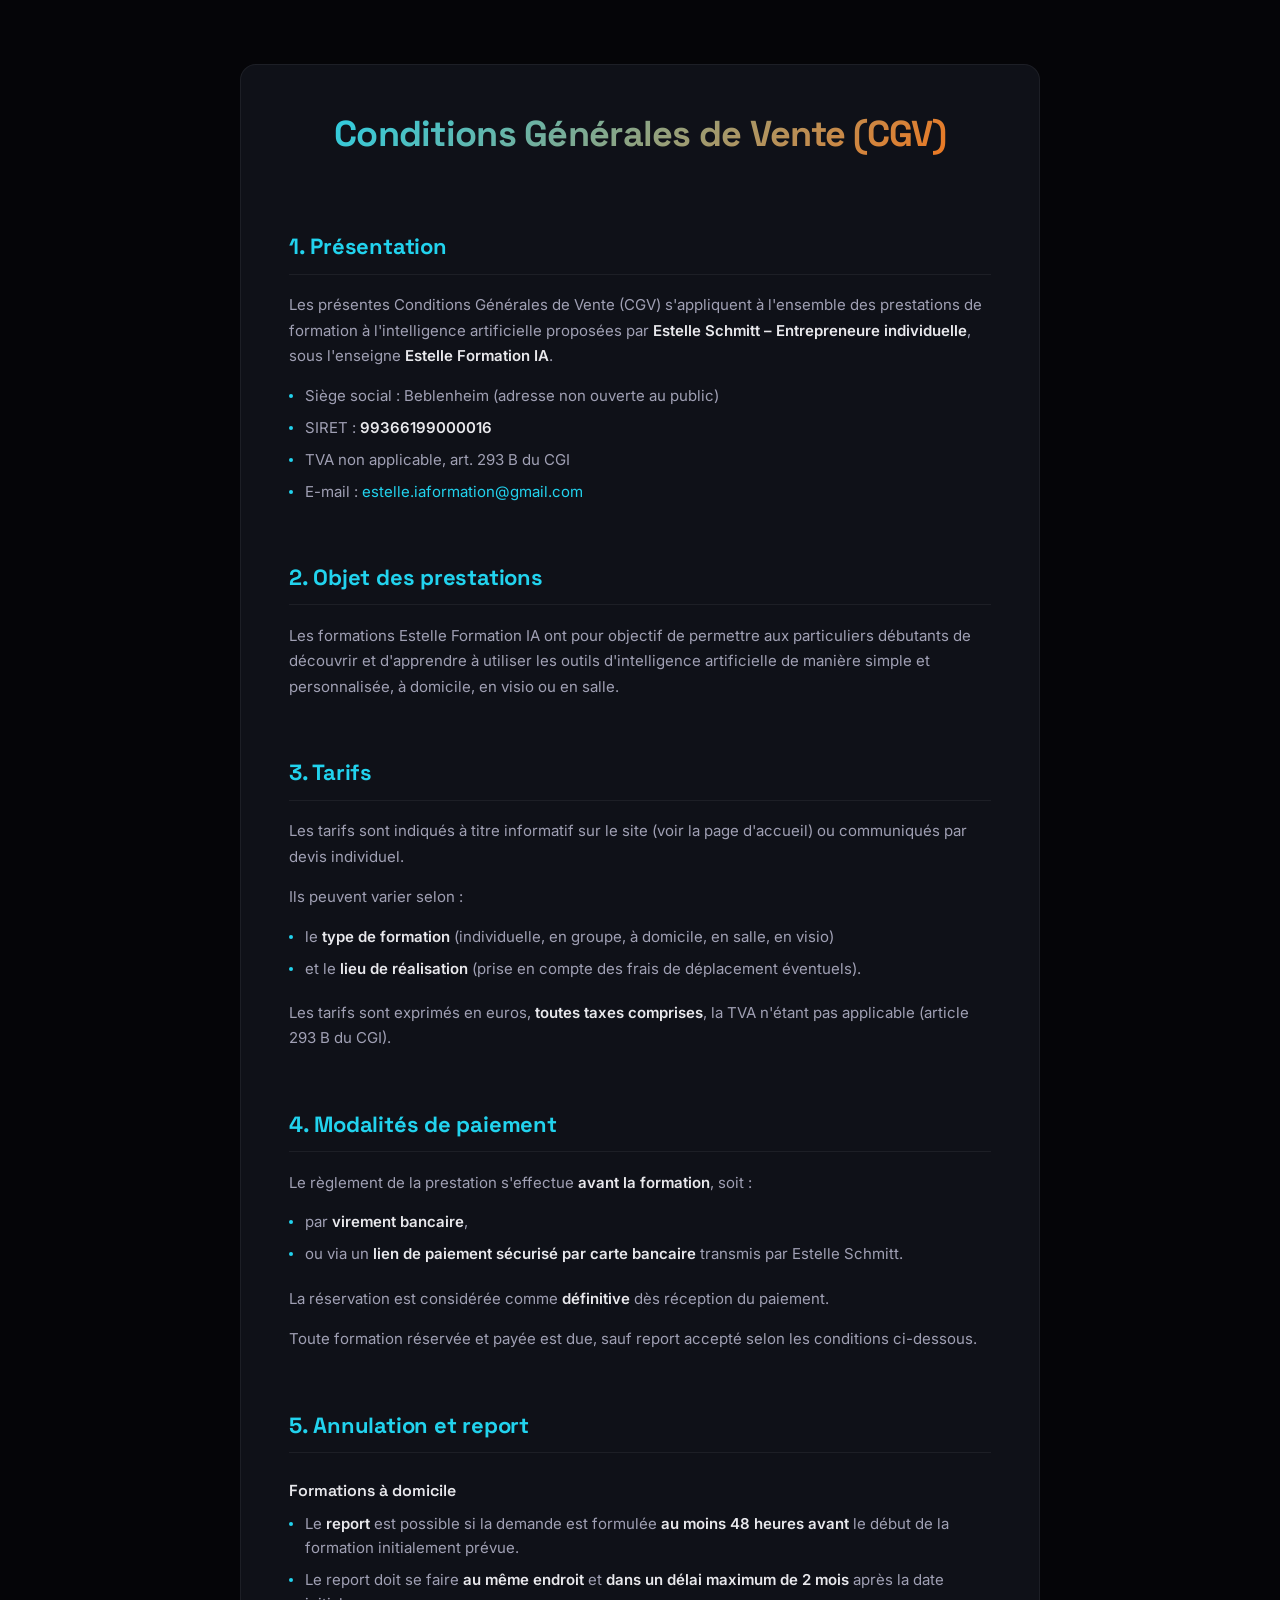
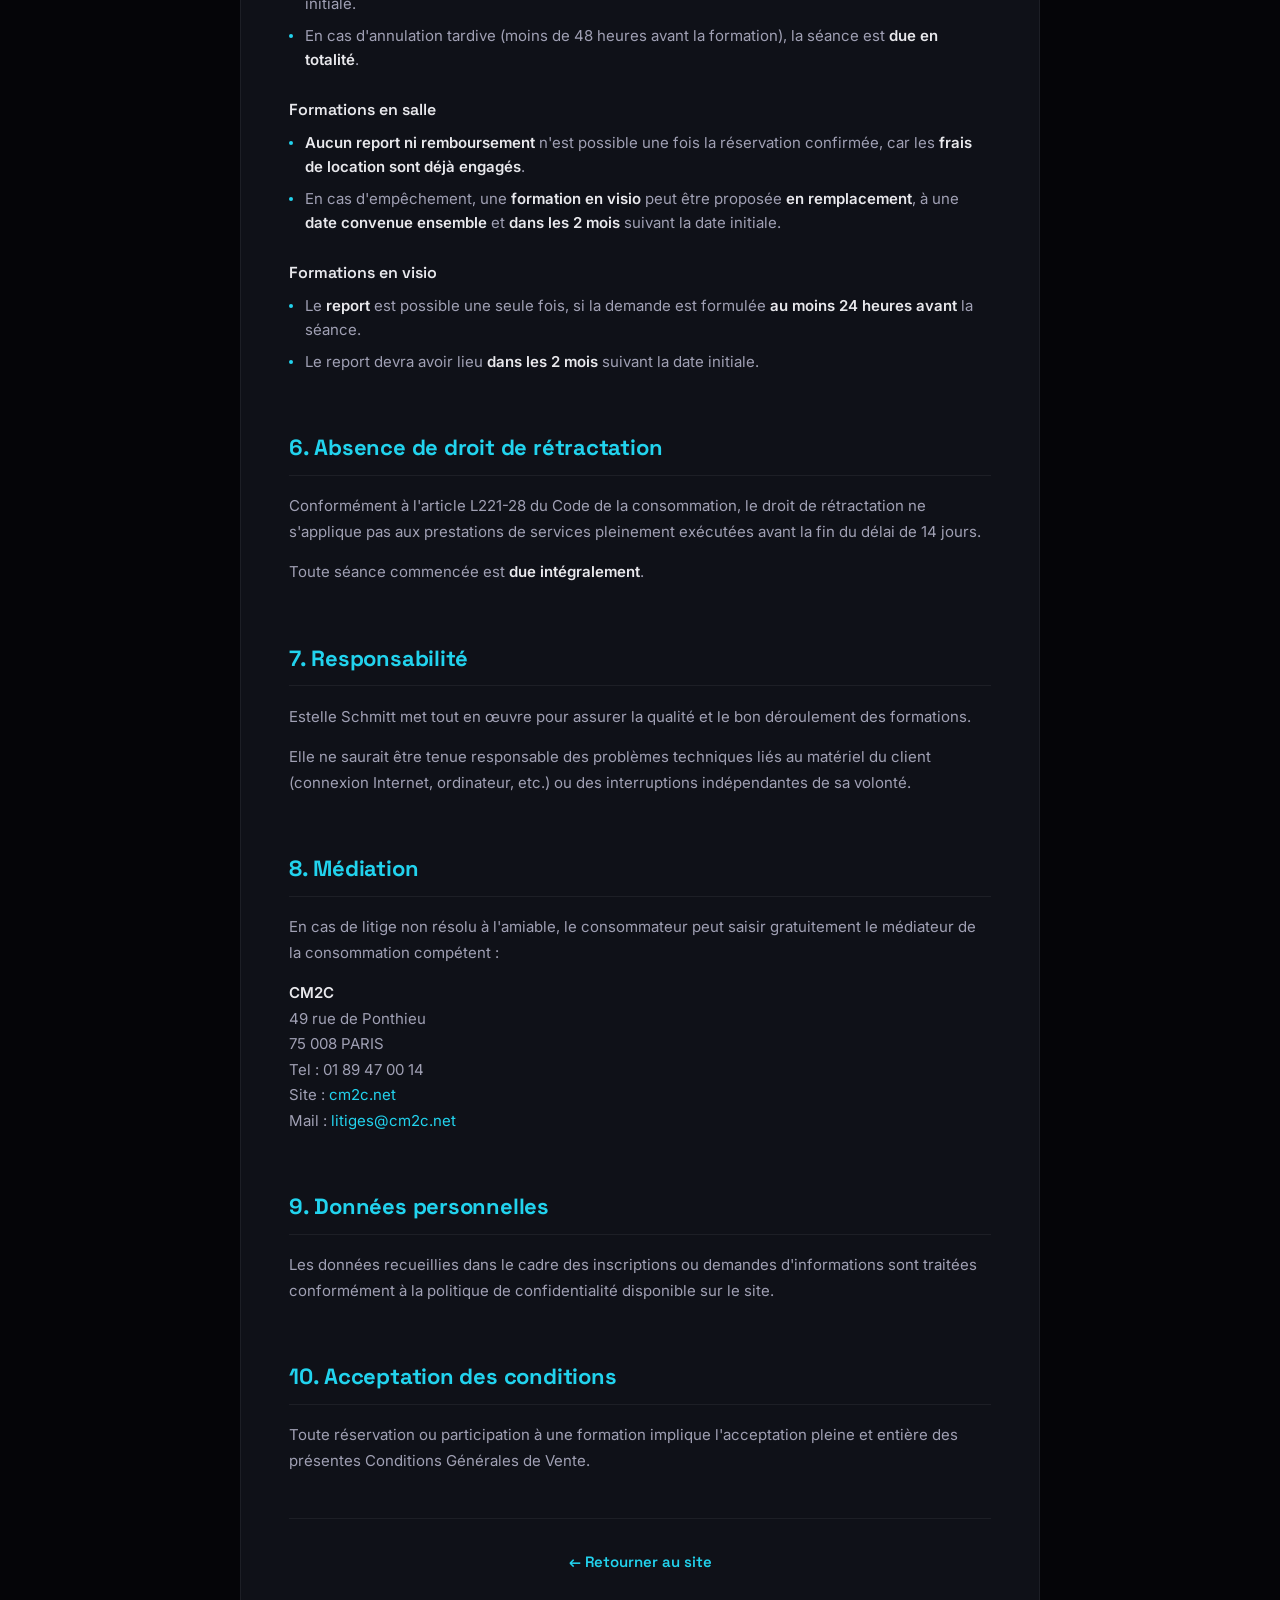
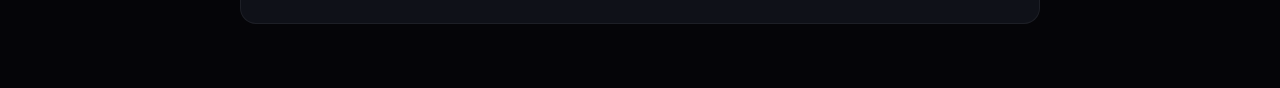
<file: cgv.html>
<!DOCTYPE html>
<html lang="fr">
<head>
  <meta charset="UTF-8">
  <meta name="viewport" content="width=device-width, initial-scale=1.0">
  <title>Conditions Générales de Vente – Estelle Formation IA</title>
  <meta name="robots" content="noindex, nofollow">
  <link rel="icon" href="télécharger.webp" type="image/webp">
  <link rel="preconnect" href="https://fonts.googleapis.com">
  <link rel="preconnect" href="https://fonts.gstatic.com" crossorigin>
  <link href="https://fonts.googleapis.com/css2?family=Space+Grotesk:wght@400;500;600;700&family=Inter:wght@300;400;500;600&display=swap" rel="stylesheet">
  <style>
    :root {
      --bg: #050508;
      --surface: #0f1118;
      --border: rgba(255,255,255,0.06);
      --text: #e8e8ec;
      --text-2: #a0a0b4;
      --text-3: #6a6a80;
      --accent: #22d3ee;
      --accent-2: #f97316;
      --gradient: linear-gradient(135deg, var(--accent), var(--accent-2));
      --radius: 16px;
    }
    *, *::before, *::after { box-sizing: border-box; margin: 0; padding: 0; }
    html { scroll-behavior: smooth; -webkit-font-smoothing: antialiased; }
    body {
      background: var(--bg);
      color: var(--text);
      font-family: 'Inter', system-ui, sans-serif;
      line-height: 1.7;
      padding: 24px;
      min-height: 100vh;
    }
    main {
      max-width: 800px;
      margin: 40px auto;
      padding: clamp(28px, 5vw, 48px);
      background: var(--surface);
      border-radius: var(--radius);
      border: 1px solid var(--border);
    }
    h1 {
      font-family: 'Space Grotesk', sans-serif;
      font-weight: 700;
      font-size: clamp(26px, 4vw, 36px);
      letter-spacing: -0.02em;
      line-height: 1.2;
      text-align: center;
      margin-bottom: 2em;
      background: var(--gradient);
      -webkit-background-clip: text;
      -webkit-text-fill-color: transparent;
      background-clip: text;
    }
    h3 {
      font-family: 'Space Grotesk', sans-serif;
      font-weight: 700;
      font-size: clamp(18px, 2.5vw, 22px);
      color: var(--accent);
      margin-top: 2.5em;
      margin-bottom: 0.8em;
      padding-bottom: 8px;
      border-bottom: 1px solid var(--border);
      letter-spacing: -0.01em;
    }
    p {
      font-size: 15px;
      color: var(--text-2);
      margin-bottom: 1em;
      line-height: 1.7;
    }
    strong { color: var(--text); font-weight: 600; }
    ul {
      list-style: none;
      padding-left: 0;
      margin-bottom: 1.2rem;
    }
    ul li {
      font-size: 15px;
      color: var(--text-2);
      margin-bottom: 0.5rem;
      line-height: 1.6;
      padding-left: 16px;
      position: relative;
    }
    ul li::before {
      content: '';
      width: 4px;
      height: 4px;
      background: var(--accent);
      border-radius: 50%;
      position: absolute;
      left: 0;
      top: 10px;
    }
    a {
      color: var(--accent);
      text-decoration: none;
      transition: color 0.3s;
    }
    a:hover { color: var(--accent-2); }
    .back-link {
      display: block;
      text-align: center;
      margin-top: 3em;
      padding-top: 2em;
      border-top: 1px solid var(--border);
      font-family: 'Space Grotesk', sans-serif;
      font-weight: 600;
      font-size: 15px;
    }
    .sub-heading {
      font-family: 'Space Grotesk', sans-serif;
      font-weight: 600;
      font-size: 16px;
      color: var(--text);
      margin-top: 1.5em;
      margin-bottom: 0.5em;
    }
  </style>
</head>
<body>

<main>
  <h1>Conditions Générales de Vente (CGV)</h1>

  <h3>1. Présentation</h3>
  <p>Les présentes Conditions Générales de Vente (CGV) s'appliquent à l'ensemble des prestations de formation à l'intelligence artificielle proposées par <strong>Estelle Schmitt – Entrepreneure individuelle</strong>, sous l'enseigne <strong>Estelle Formation IA</strong>.</p>
  <ul>
    <li>Siège social : Beblenheim (adresse non ouverte au public)</li>
    <li>SIRET : <strong>99366199000016</strong></li>
    <li>TVA non applicable, art. 293 B du CGI</li>
    <li>E-mail : <a href="mailto:estelle.iaformation@gmail.com">estelle.iaformation@gmail.com</a></li>
  </ul>

  <h3>2. Objet des prestations</h3>
  <p>Les formations Estelle Formation IA ont pour objectif de permettre aux particuliers débutants de découvrir et d'apprendre à utiliser les outils d'intelligence artificielle de manière simple et personnalisée, à domicile, en visio ou en salle.</p>

  <h3>3. Tarifs</h3>
  <p>Les tarifs sont indiqués à titre informatif sur le site (voir la page d'accueil) ou communiqués par devis individuel.</p>
  <p>Ils peuvent varier selon :</p>
  <ul>
    <li>le <strong>type de formation</strong> (individuelle, en groupe, à domicile, en salle, en visio)</li>
    <li>et le <strong>lieu de réalisation</strong> (prise en compte des frais de déplacement éventuels).</li>
  </ul>
  <p>Les tarifs sont exprimés en euros, <strong>toutes taxes comprises</strong>, la TVA n'étant pas applicable (article 293 B du CGI).</p>

  <h3>4. Modalités de paiement</h3>
  <p>Le règlement de la prestation s'effectue <strong>avant la formation</strong>, soit :</p>
  <ul>
    <li>par <strong>virement bancaire</strong>,</li>
    <li>ou via un <strong>lien de paiement sécurisé par carte bancaire</strong> transmis par Estelle Schmitt.</li>
  </ul>
  <p>La réservation est considérée comme <strong>définitive</strong> dès réception du paiement.</p>
  <p>Toute formation réservée et payée est due, sauf report accepté selon les conditions ci-dessous.</p>

  <h3>5. Annulation et report</h3>

  <p class="sub-heading">Formations à domicile</p>
  <ul>
    <li>Le <strong>report</strong> est possible si la demande est formulée <strong>au moins 48 heures avant</strong> le début de la formation initialement prévue.</li>
    <li>Le report doit se faire <strong>au même endroit</strong> et <strong>dans un délai maximum de 2 mois</strong> après la date initiale.</li>
    <li>En cas d'annulation tardive (moins de 48 heures avant la formation), la séance est <strong>due en totalité</strong>.</li>
  </ul>

  <p class="sub-heading">Formations en salle</p>
  <ul>
    <li><strong>Aucun report ni remboursement</strong> n'est possible une fois la réservation confirmée, car les <strong>frais de location sont déjà engagés</strong>.</li>
    <li>En cas d'empêchement, une <strong>formation en visio</strong> peut être proposée <strong>en remplacement</strong>, à une <strong>date convenue ensemble</strong> et <strong>dans les 2 mois</strong> suivant la date initiale.</li>
  </ul>

  <p class="sub-heading">Formations en visio</p>
  <ul>
    <li>Le <strong>report</strong> est possible une seule fois, si la demande est formulée <strong>au moins 24 heures avant</strong> la séance.</li>
    <li>Le report devra avoir lieu <strong>dans les 2 mois</strong> suivant la date initiale.</li>
  </ul>

  <h3>6. Absence de droit de rétractation</h3>
  <p>Conformément à l'article L221-28 du Code de la consommation, le droit de rétractation ne s'applique pas aux prestations de services pleinement exécutées avant la fin du délai de 14 jours.</p>
  <p>Toute séance commencée est <strong>due intégralement</strong>.</p>

  <h3>7. Responsabilité</h3>
  <p>Estelle Schmitt met tout en œuvre pour assurer la qualité et le bon déroulement des formations.</p>
  <p>Elle ne saurait être tenue responsable des problèmes techniques liés au matériel du client (connexion Internet, ordinateur, etc.) ou des interruptions indépendantes de sa volonté.</p>

  <h3>8. Médiation</h3>
  <p>En cas de litige non résolu à l'amiable, le consommateur peut saisir gratuitement le médiateur de la consommation compétent :</p>
  <p><strong>CM2C</strong><br>49 rue de Ponthieu<br>75 008 PARIS<br>Tel : 01 89 47 00 14<br>Site : <a href="https://www.cm2c.net/declarer-un-litige.php" target="_blank" rel="noopener">cm2c.net</a><br>Mail : <a href="mailto:litiges@cm2c.net">litiges@cm2c.net</a></p>

  <h3>9. Données personnelles</h3>
  <p>Les données recueillies dans le cadre des inscriptions ou demandes d'informations sont traitées conformément à la politique de confidentialité disponible sur le site.</p>

  <h3>10. Acceptation des conditions</h3>
  <p>Toute réservation ou participation à une formation implique l'acceptation pleine et entière des présentes Conditions Générales de Vente.</p>

  <a href="index.html" class="back-link">&larr; Retourner au site</a>
</main>

</body>
</html>
</file>
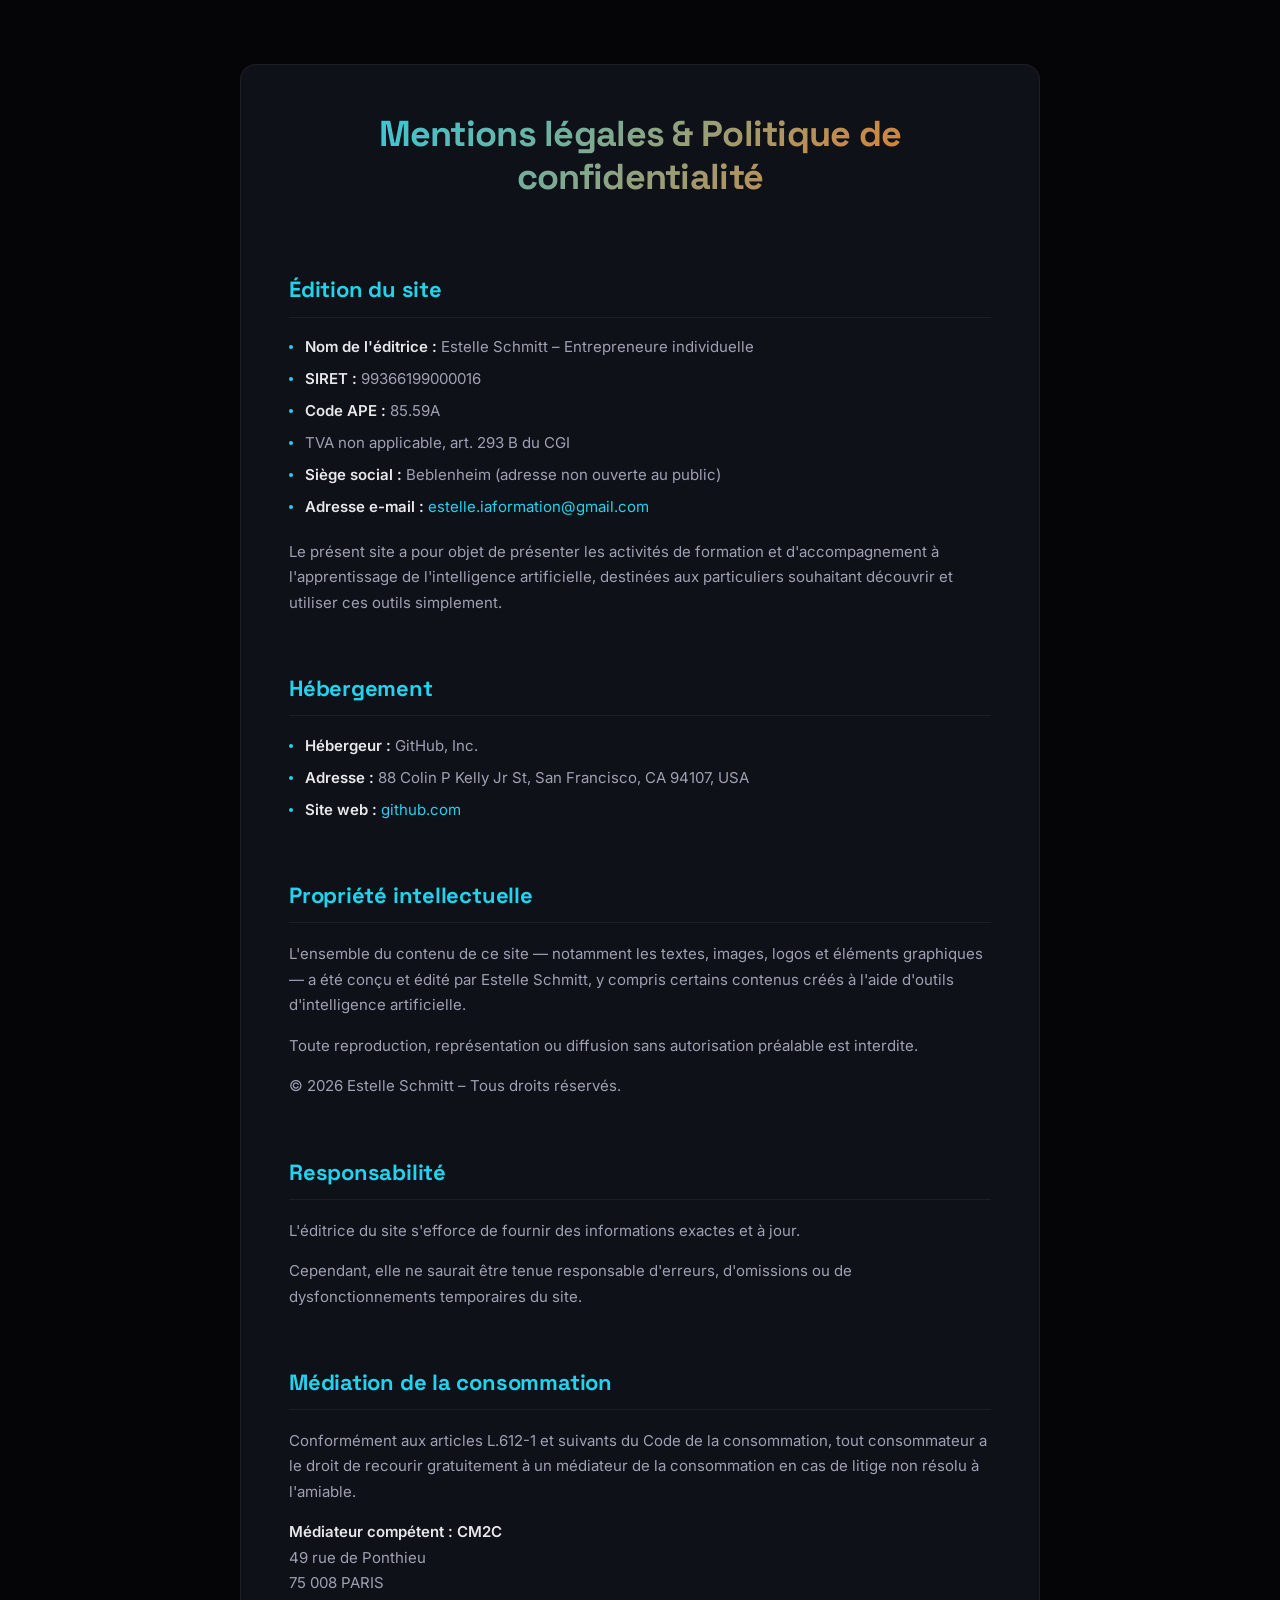
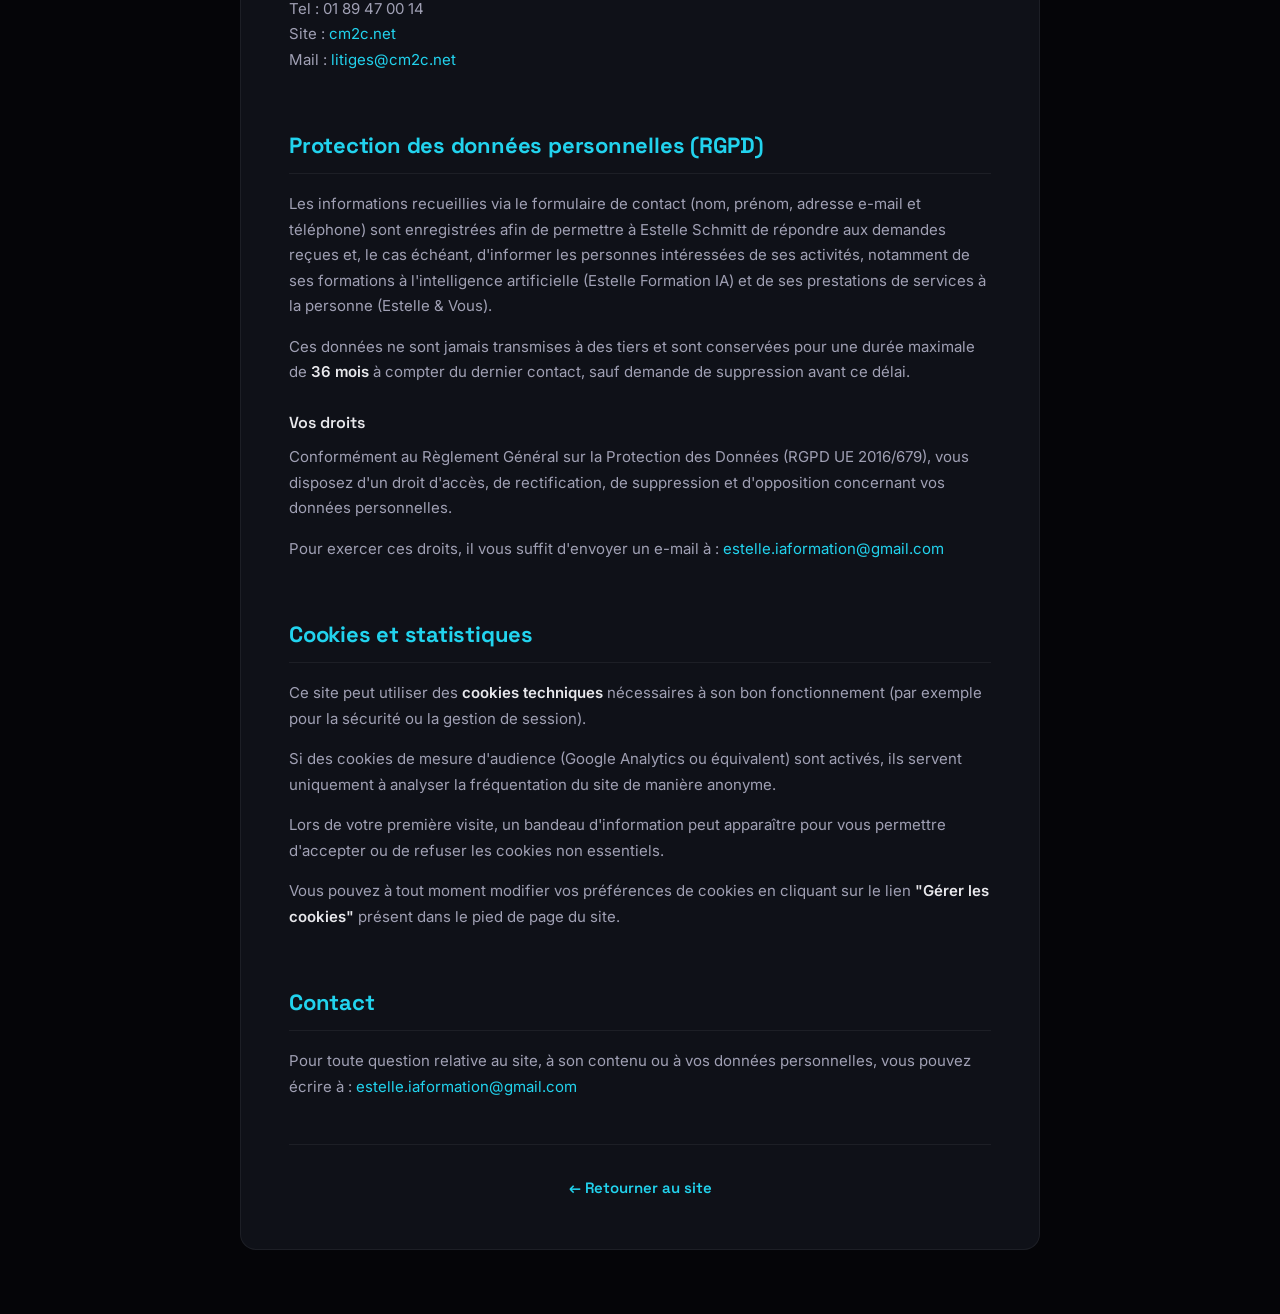
<file: mentions-legales.html>
<!DOCTYPE html>
<html lang="fr">
<head>
  <meta charset="UTF-8">
  <meta name="viewport" content="width=device-width, initial-scale=1.0">
  <title>Mentions légales & Politique de confidentialité – Estelle Formation IA</title>
  <meta name="robots" content="noindex, nofollow">
  <link rel="icon" href="télécharger.webp" type="image/webp">
  <link rel="preconnect" href="https://fonts.googleapis.com">
  <link rel="preconnect" href="https://fonts.gstatic.com" crossorigin>
  <link href="https://fonts.googleapis.com/css2?family=Space+Grotesk:wght@400;500;600;700&family=Inter:wght@300;400;500;600&display=swap" rel="stylesheet">
  <style>
    :root {
      --bg: #050508;
      --surface: #0f1118;
      --border: rgba(255,255,255,0.06);
      --text: #e8e8ec;
      --text-2: #a0a0b4;
      --text-3: #6a6a80;
      --accent: #22d3ee;
      --accent-2: #f97316;
      --gradient: linear-gradient(135deg, var(--accent), var(--accent-2));
      --radius: 16px;
    }
    *, *::before, *::after { box-sizing: border-box; margin: 0; padding: 0; }
    html { scroll-behavior: smooth; -webkit-font-smoothing: antialiased; }
    body {
      background: var(--bg);
      color: var(--text);
      font-family: 'Inter', system-ui, sans-serif;
      line-height: 1.7;
      padding: 24px;
      min-height: 100vh;
    }
    main {
      max-width: 800px;
      margin: 40px auto;
      padding: clamp(28px, 5vw, 48px);
      background: var(--surface);
      border-radius: var(--radius);
      border: 1px solid var(--border);
    }
    h1 {
      font-family: 'Space Grotesk', sans-serif;
      font-weight: 700;
      font-size: clamp(26px, 4vw, 36px);
      letter-spacing: -0.02em;
      line-height: 1.2;
      text-align: center;
      margin-bottom: 2em;
      background: var(--gradient);
      -webkit-background-clip: text;
      -webkit-text-fill-color: transparent;
      background-clip: text;
    }
    h3 {
      font-family: 'Space Grotesk', sans-serif;
      font-weight: 700;
      font-size: clamp(18px, 2.5vw, 22px);
      color: var(--accent);
      margin-top: 2.5em;
      margin-bottom: 0.8em;
      padding-bottom: 8px;
      border-bottom: 1px solid var(--border);
      letter-spacing: -0.01em;
    }
    p {
      font-size: 15px;
      color: var(--text-2);
      margin-bottom: 1em;
      line-height: 1.7;
    }
    strong { color: var(--text); font-weight: 600; }
    ul {
      list-style: none;
      padding-left: 0;
      margin-bottom: 1.2rem;
    }
    ul li {
      font-size: 15px;
      color: var(--text-2);
      margin-bottom: 0.5rem;
      line-height: 1.6;
      padding-left: 16px;
      position: relative;
    }
    ul li::before {
      content: '';
      width: 4px;
      height: 4px;
      background: var(--accent);
      border-radius: 50%;
      position: absolute;
      left: 0;
      top: 10px;
    }
    a {
      color: var(--accent);
      text-decoration: none;
      transition: color 0.3s;
    }
    a:hover { color: var(--accent-2); }
    .back-link {
      display: block;
      text-align: center;
      margin-top: 3em;
      padding-top: 2em;
      border-top: 1px solid var(--border);
      font-family: 'Space Grotesk', sans-serif;
      font-weight: 600;
      font-size: 15px;
    }
    .sub-heading {
      font-family: 'Space Grotesk', sans-serif;
      font-weight: 600;
      font-size: 16px;
      color: var(--text);
      margin-top: 1.5em;
      margin-bottom: 0.5em;
    }
  </style>
</head>
<body>

<main>
  <h1>Mentions légales & Politique de confidentialité</h1>

  <h3>Édition du site</h3>
  <ul>
    <li><strong>Nom de l'éditrice :</strong> Estelle Schmitt – Entrepreneure individuelle</li>
    <li><strong>SIRET :</strong> 99366199000016</li>
    <li><strong>Code APE :</strong> 85.59A</li>
    <li>TVA non applicable, art. 293 B du CGI</li>
    <li><strong>Siège social :</strong> Beblenheim (adresse non ouverte au public)</li>
    <li><strong>Adresse e-mail :</strong> <a href="mailto:estelle.iaformation@gmail.com">estelle.iaformation@gmail.com</a></li>
  </ul>
  <p>Le présent site a pour objet de présenter les activités de formation et d'accompagnement à l'apprentissage de l'intelligence artificielle, destinées aux particuliers souhaitant découvrir et utiliser ces outils simplement.</p>

  <h3>Hébergement</h3>
  <ul>
    <li><strong>Hébergeur :</strong> GitHub, Inc.</li>
    <li><strong>Adresse :</strong> 88 Colin P Kelly Jr St, San Francisco, CA 94107, USA</li>
    <li><strong>Site web :</strong> <a href="https://github.com" target="_blank" rel="noopener">github.com</a></li>
  </ul>

  <h3>Propriété intellectuelle</h3>
  <p>L'ensemble du contenu de ce site — notamment les textes, images, logos et éléments graphiques — a été conçu et édité par Estelle Schmitt, y compris certains contenus créés à l'aide d'outils d'intelligence artificielle.</p>
  <p>Toute reproduction, représentation ou diffusion sans autorisation préalable est interdite.</p>
  <p>&copy; 2026 Estelle Schmitt – Tous droits réservés.</p>

  <h3>Responsabilité</h3>
  <p>L'éditrice du site s'efforce de fournir des informations exactes et à jour.</p>
  <p>Cependant, elle ne saurait être tenue responsable d'erreurs, d'omissions ou de dysfonctionnements temporaires du site.</p>

  <h3>Médiation de la consommation</h3>
  <p>Conformément aux articles L.612-1 et suivants du Code de la consommation, tout consommateur a le droit de recourir gratuitement à un médiateur de la consommation en cas de litige non résolu à l'amiable.</p>
  <p><strong>Médiateur compétent : CM2C</strong><br>49 rue de Ponthieu<br>75 008 PARIS<br>Tel : 01 89 47 00 14<br>Site : <a href="https://www.cm2c.net/declarer-un-litige.php" target="_blank" rel="noopener">cm2c.net</a><br>Mail : <a href="mailto:litiges@cm2c.net">litiges@cm2c.net</a></p>

  <h3>Protection des données personnelles (RGPD)</h3>
  <p>Les informations recueillies via le formulaire de contact (nom, prénom, adresse e-mail et téléphone) sont enregistrées afin de permettre à Estelle Schmitt de répondre aux demandes reçues et, le cas échéant, d'informer les personnes intéressées de ses activités, notamment de ses formations à l'intelligence artificielle (Estelle Formation IA) et de ses prestations de services à la personne (Estelle & Vous).</p>
  <p>Ces données ne sont jamais transmises à des tiers et sont conservées pour une durée maximale de <strong>36 mois</strong> à compter du dernier contact, sauf demande de suppression avant ce délai.</p>

  <p class="sub-heading">Vos droits</p>
  <p>Conformément au Règlement Général sur la Protection des Données (RGPD UE 2016/679), vous disposez d'un droit d'accès, de rectification, de suppression et d'opposition concernant vos données personnelles.</p>
  <p>Pour exercer ces droits, il vous suffit d'envoyer un e-mail à : <a href="mailto:estelle.iaformation@gmail.com">estelle.iaformation@gmail.com</a></p>

  <h3 id="cookies">Cookies et statistiques</h3>
  <p>Ce site peut utiliser des <strong>cookies techniques</strong> nécessaires à son bon fonctionnement (par exemple pour la sécurité ou la gestion de session).</p>
  <p>Si des cookies de mesure d'audience (Google Analytics ou équivalent) sont activés, ils servent uniquement à analyser la fréquentation du site de manière anonyme.</p>
  <p>Lors de votre première visite, un bandeau d'information peut apparaître pour vous permettre d'accepter ou de refuser les cookies non essentiels.</p>
  <p>Vous pouvez à tout moment modifier vos préférences de cookies en cliquant sur le lien <strong>"Gérer les cookies"</strong> présent dans le pied de page du site.</p>

  <h3>Contact</h3>
  <p>Pour toute question relative au site, à son contenu ou à vos données personnelles, vous pouvez écrire à : <a href="mailto:estelle.iaformation@gmail.com">estelle.iaformation@gmail.com</a></p>

  <a href="index.html" class="back-link">&larr; Retourner au site</a>
</main>

</body>
</html>
</file>
